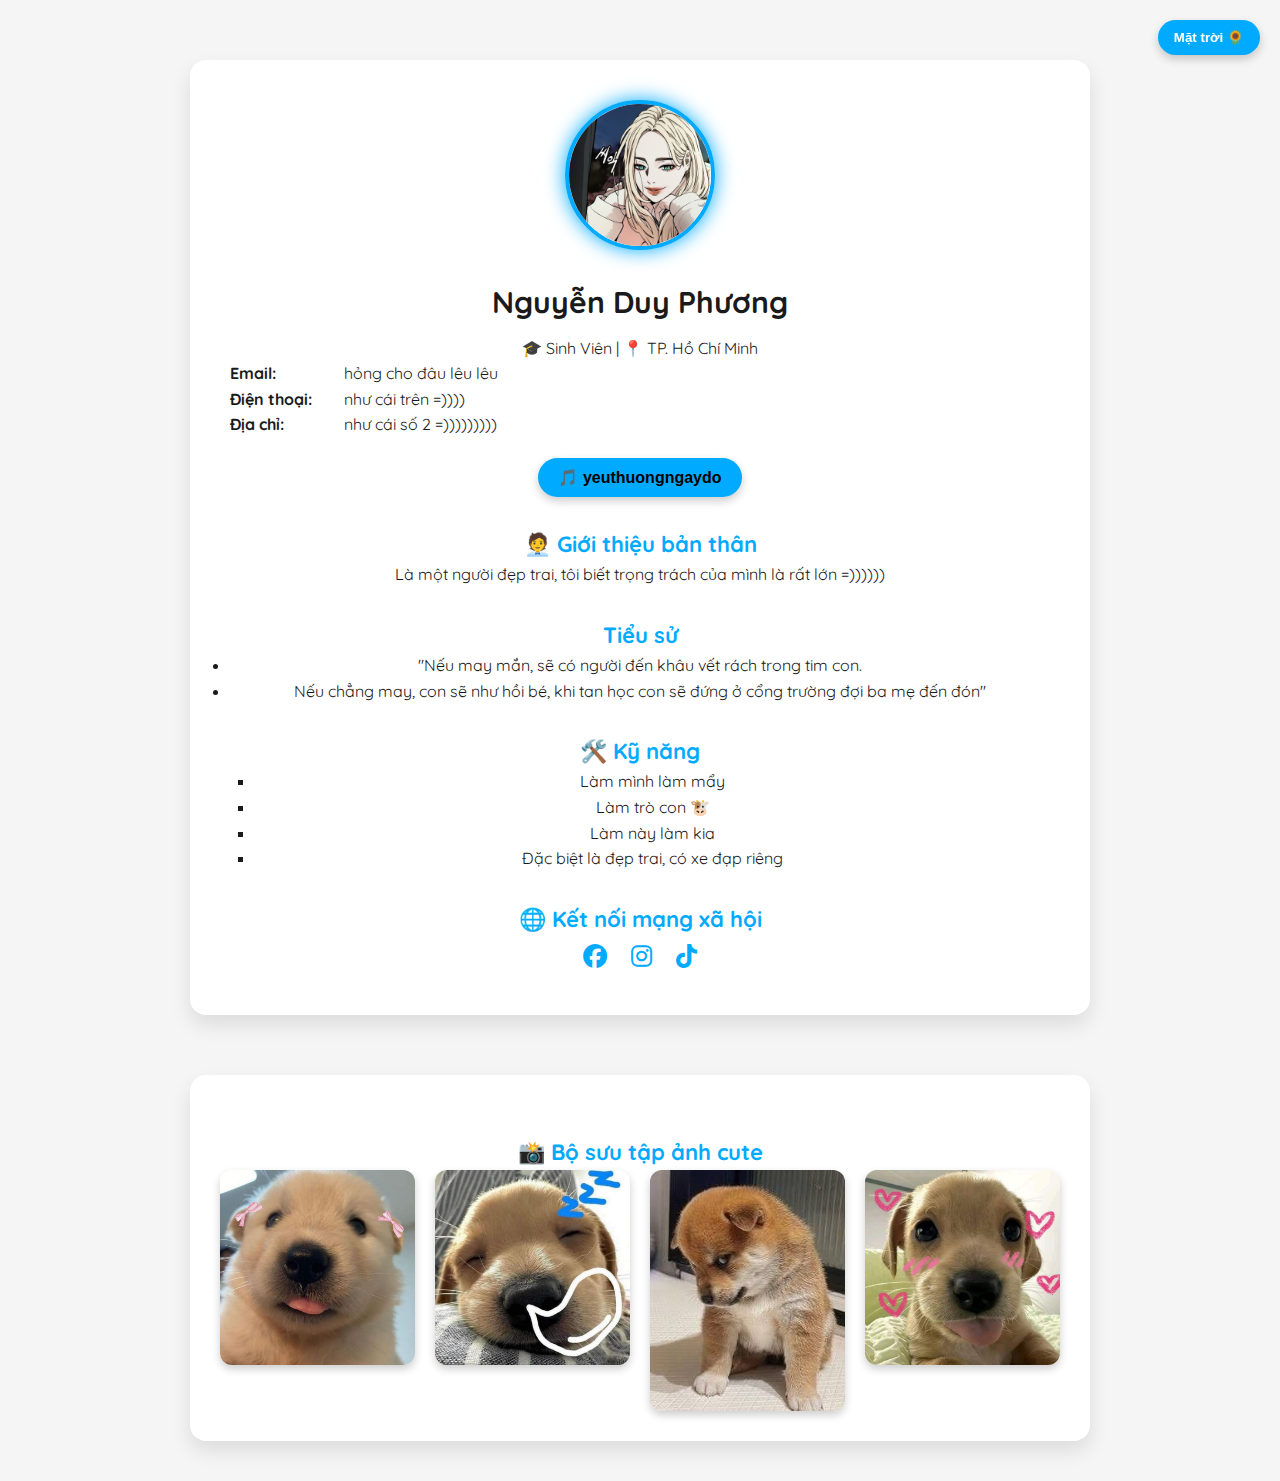
<file: index.html>
<!DOCTYPE html>
<html lang="vi">
<head>
  <meta charset="UTF-8" />
  <meta name="viewport" content="width=device-width, initial-scale=1.0" />
  <title>Hồ sơ cá nhân - Nguyễn Duy Phương</title>

  <!-- Font & Icon -->
  <link href="https://fonts.googleapis.com/css2?family=Quicksand:wght@400;600&display=swap" rel="stylesheet">
  <link rel="stylesheet" href="https://cdnjs.cloudflare.com/ajax/libs/font-awesome/6.5.0/css/all.min.css">

  <style>
    :root {
      --bg-color: #f5f5f5;
      --text-color: #1a1a1a;
      --card-color: #ffffff;
      --accent: #00aaff;
    }

    body.dark {
      --bg-color: #1a1a1a;
      --text-color: #f5f5f5;
      --card-color: #2a2a2a;
      --accent: #00ffff;
    }

    * {
      margin: 0;
      padding: 0;
      box-sizing: border-box;
      transition: all 0.3s ease;
    }

    body {
      font-family: 'Quicksand', sans-serif;
      background-color: var(--bg-color);
      color: var(--text-color);
      line-height: 1.6;
      overflow-x: hidden;
    }

    .container {
      max-width: 900px;
      margin: 60px auto;
      background: var(--card-color);
      padding: 40px;
      border-radius: 16px;
      box-shadow: 0 10px 20px rgba(0,0,0,0.1);
      animation: slideIn 1s ease;
      position: relative;
      z-index: 10;
    }

    @keyframes slideIn {
      from { opacity: 0; transform: translateY(50px); }
      to { opacity: 1; transform: translateY(0); }
    }

    .center {
      text-align: center;
    }

    .avatar {
      width: 150px;
      height: 150px;
      border-radius: 50%;
      object-fit: cover;
      border: 4px solid var(--accent);
      margin-bottom: 20px;
      box-shadow: 0 0 20px var(--accent);
      transition: transform 0.4s;
    }

    .avatar:hover {
      transform: scale(1.05);
    }

    h1 {
      font-size: 30px;
      margin-bottom: 10px;
    }

    h2 {
      font-size: 22px;
      margin-top: 30px;
      color: var(--accent);
    }

    .info p, .skills li {
      font-size: 16px;
    }

    .info p strong {
      display: inline-block;
      width: 110px;
    }

    .skills ul {
      list-style: square;
      padding-left: 25px;
    }

    .social a {
      margin: 10px;
      font-size: 24px;
      color: var(--accent);
      transition: transform 0.3s;
    }

    .social a:hover {
      transform: scale(1.2);
    }

    .toggle-btn {
      position: fixed;
      top: 20px;
      right: 20px;
      background-color: var(--accent);
      color: #fff;
      border: none;
      padding: 10px 16px;
      border-radius: 24px;
      cursor: pointer;
      z-index: 1000;
      font-weight: bold;
      box-shadow: 0 4px 10px rgba(0,0,0,0.2);
    }

    .toggle-btn:hover {
      background-color: #008ecc;
    }

    .gallery-section {
      max-width: 900px;
      margin: 40px auto;
      background: var(--card-color);
      padding: 30px;
      border-radius: 16px;
      box-shadow: 0 10px 20px rgba(0,0,0,0.1);
      position: relative;
      z-index: 10;
    }

    .gallery {
      display: grid;
      grid-template-columns: repeat(auto-fit, minmax(180px, 1fr));
      gap: 20px;
    }

    .gallery img {
      width: 100%;
      border-radius: 12px;
      box-shadow: 0 4px 8px rgba(0,0,0,0.2);
      transition: transform 0.3s;
    }

    .gallery img:hover {
      transform: scale(1.05);
    }

    @media screen and (max-width: 600px) {
      .container {
        padding: 20px;
        margin: 30px 10px;
      }

      .avatar {
        width: 120px;
        height: 120px;
      }

      h1 {
        font-size: 24px;
      }

      .toggle-btn {
        padding: 8px 14px;
      }
    }

    /* Emoji rơi */
    @keyframes fall {
      to {
        transform: translateY(110vh) rotate(360deg);
      }
    }

    .falling-emoji {
      position: fixed;
      top: -5vh;
      font-size: 28px;
      user-select: none;
      animation-name: fall;
      animation-timing-function: linear;
      animation-iteration-count: infinite;
      pointer-events: auto;
      cursor: grab;
      z-index: 9999;
      will-change: transform;
      transition: transform 0.3s ease;
    }

    .falling-emoji:active {
      cursor: grabbing;
    }

    /* Hiệu ứng vỡ ra */
    .shard {
      position: fixed;
      font-size: 14px;
      pointer-events: none;
      user-select: none;
      opacity: 1;
      transition: opacity 1s ease;
      will-change: transform, opacity;
      z-index: 10000;
    }
  </style>
</head>
<body>
  <!-- Nút chuyển nền -->
  <button class="toggle-btn" onclick="toggleTheme()"> Mặt trời 🌻</button>

  <div class="container center">
    <img src="img/d3793bec-ce10-43ae-9d5d-da8785dd9dfb.jpg" alt="Avatar" class="avatar">
    <h1>Nguyễn Duy Phương</h1>
    <p>🎓 Sinh Viên | 📍 TP. Hồ Chí Minh</p>

    <div class="info" style="text-align: left;">
      <p><strong>Email:</strong> hỏng cho đâu lêu lêu</p>
      <p><strong>Điện thoại:</strong> như cái trên =)))) </p>
      <p><strong>Địa chỉ:</strong> như cái số 2 =)))))))))</p>
    </div>
    <!-- 🎵 Nút phát nhạc -->
    <div style="text-align: center; margin-top: 20px;">
  <button onclick="togglePlay()" style="
    background-color: var(--accent);
    color: rgb(7, 0, 0);
    padding: 10px 20px;
    border: none;
    border-radius: 24px;
    font-weight: bold;
    cursor: pointer;
    font-size: 16px;
    box-shadow: 0 4px 10px rgba(0,0,0,0.2);
    display: inline-block;
  ">
    🎵 yeuthuongngaydo
  </button>
</div>

    <h2>🧑‍💼 Giới thiệu bản thân</h2>
    <p>
      Là một người đẹp trai, tôi biết trọng trách của mình là rất lớn =))))))
    </p>
    
    <h2> Tiểu sử </h2>
    <ul>
      <li>"Nếu may mắn, sẽ có người đến khâu vết rách trong tim con.</li>
      <li>Nếu chẳng may, con sẽ như hồi bé, khi tan học con sẽ đứng ở cổng trường đợi ba mẹ đến đón"</li>
    </ul>

    <h2>🛠️ Kỹ năng</h2>
    <div class="skills">
      <ul>
        <li>Làm mình làm mẩy</li>
        <li>Làm trò con 🐮</li>
        <li>Làm này làm kia</li>
        <li>Đặc biệt là đẹp trai, có xe đạp riêng</li>
      </ul>
    </div>

    <h2>🌐 Kết nối mạng xã hội</h2>
    <div class="social">
      <a href="https://www.facebook.com/nduyphuongg"><i class="fab fa-facebook"></i></a>
      <a href="https://www.instagram.com/dphuonggg._/"><i class="fab fa-instagram"></i></a>
      <a href="https://www.tiktok.com/@duyphuongg_25"><i class="fab fa-tiktok"></i></a>
    </div>
  </div>
   </button>
  </div>
<div class="gallery-section">
    <h2 class="center">📸 Bộ sưu tập ảnh cute</h2>
    <div class="gallery">
      <img src="img/5d89698e-c897-4192-aa34-e249cc61397d.jpg" alt="Cute 1">
      <img src="img/11b08ebb-52d2-44fd-84a3-031deeb516d5.jpg" alt="Cute 2">
      <img src="img/41d93c3a-2332-4255-be1b-68b503a26b47.jpg" alt="Cute 3">
      <img src="img/set1.jpg" alt="Cute 4">
    </div>
  </div>
   <!-- 🔊 Audio -->
  <audio id="player" src="audio/yeuthuongngaydo.mp3" type="video/mp3"></audio>

  <script>
    function toggleTheme() {
      const body = document.body;
      body.classList.toggle("dark");
      if (body.classList.contains("dark")) {
        localStorage.setItem("theme", "dark");
      } else {
        localStorage.setItem("theme", "light");
      }
    }

    window.onload = () => {
      const savedTheme = localStorage.getItem("theme");
      if (savedTheme === "dark") {
        document.body.classList.add("dark");
      }
    };

    function togglePlay() {
      const audio = document.getElementById("player");
      if (audio.paused) {
        audio.play();
      } else {
        audio.pause();
      }
    }
    // Toggle Dark/Light Theme
    function toggleTheme() {
      const body = document.body;
      body.classList.toggle("dark");

      if (body.classList.contains("dark")) {
        localStorage.setItem("theme", "dark");
      } else {
        localStorage.setItem("theme", "light");
      }
    }

    window.onload = () => {
      const savedTheme = localStorage.getItem("theme");
      if (savedTheme === "dark") {
        document.body.classList.add("dark");
      }

      const emojis = ["🌻", "☀️"];
      const numberOfEmojis = 25;

      for (let i = 0; i < numberOfEmojis; i++) {
        createFallingEmoji(emojis);
      }
    };

    function createFallingEmoji(emojis) {
      const emoji = document.createElement("div");
      emoji.classList.add("falling-emoji");
      emoji.textContent = emojis[Math.floor(Math.random() * emojis.length)];

      emoji.style.left = Math.random() * window.innerWidth + "px";
      emoji.style.animationDuration = (5 + Math.random() * 5) + "s";
      emoji.style.animationDelay = (Math.random() * 5) + "s";

      emoji.style.pointerEvents = "auto";

      // Kéo thả emoji
      emoji.addEventListener("mousedown", (e) => {
        e.preventDefault();
        emoji.style.animation = "none";

        let shiftX = e.clientX - emoji.getBoundingClientRect().left;
        let shiftY = e.clientY - emoji.getBoundingClientRect().top;

        function moveAt(pageX, pageY) {
          emoji.style.left = pageX - shiftX + "px";
          emoji.style.top = pageY - shiftY + "px";
          emoji.style.position = "fixed";
          emoji.style.zIndex = 10000;
        }

        function onMouseMove(event) {
          moveAt(event.clientX, event.clientY);
        }

        document.addEventListener("mousemove", onMouseMove);

        document.addEventListener("mouseup", () => {
          document.removeEventListener("mousemove", onMouseMove);
          emoji.style.animation = ""; // Bật lại animation khi thả chuột
        }, { once: true });
      });

      emoji.ondragstart = () => false;

      // Hiệu ứng vỡ ra khi click
      emoji.addEventListener("click", () => {
        explodeEmoji(emoji);
      });

      document.body.appendChild(emoji);
    }

    // Hàm tạo hiệu ứng vỡ ra
    function explodeEmoji(emoji) {
      const rect = emoji.getBoundingClientRect();
      const shardsCount = 10;
      const emojisForShards = ["🌻", "☀️"];
      const shards = [];

      for (let i = 0; i < shardsCount; i++) {
        const shard = document.createElement("div");
        shard.classList.add("shard");
        shard.textContent = emojisForShards[Math.floor(Math.random() * emojisForShards.length)];

        // Vị trí ban đầu trùng với emoji gốc
        shard.style.left = rect.left + rect.width / 2 + "px";
        shard.style.top = rect.top + rect.height / 2 + "px";

        // Kích thước nhỏ hơn
        shard.style.fontSize = (8 + Math.random() * 10) + "px";

        document.body.appendChild(shard);
        shards.push(shard);

        // Di chuyển ngẫu nhiên ra xa và mờ dần biến mất
        const angle = Math.random() * 2 * Math.PI;
        const distance = 50 + Math.random() * 100;
        const x = Math.cos(angle) * distance;
        const y = Math.sin(angle) * distance;

        // Delay animation để vỡ ra tự nhiên hơn
        setTimeout(() => {
          shard.style.transition = "transform 1s ease, opacity 1s ease";
          shard.style.transform = `translate(${x}px, ${y}px) rotate(${Math.random() * 720}deg)`;
          shard.style.opacity = 0;
        }, 10);

        // Xóa shard khỏi DOM sau khi animation kết thúc
        shard.addEventListener("transitionend", () => {
          shard.remove();
        });
      }

      // Ẩn emoji gốc luôn
      emoji.remove();
    }
  </script>
</body>
</html>
</file>
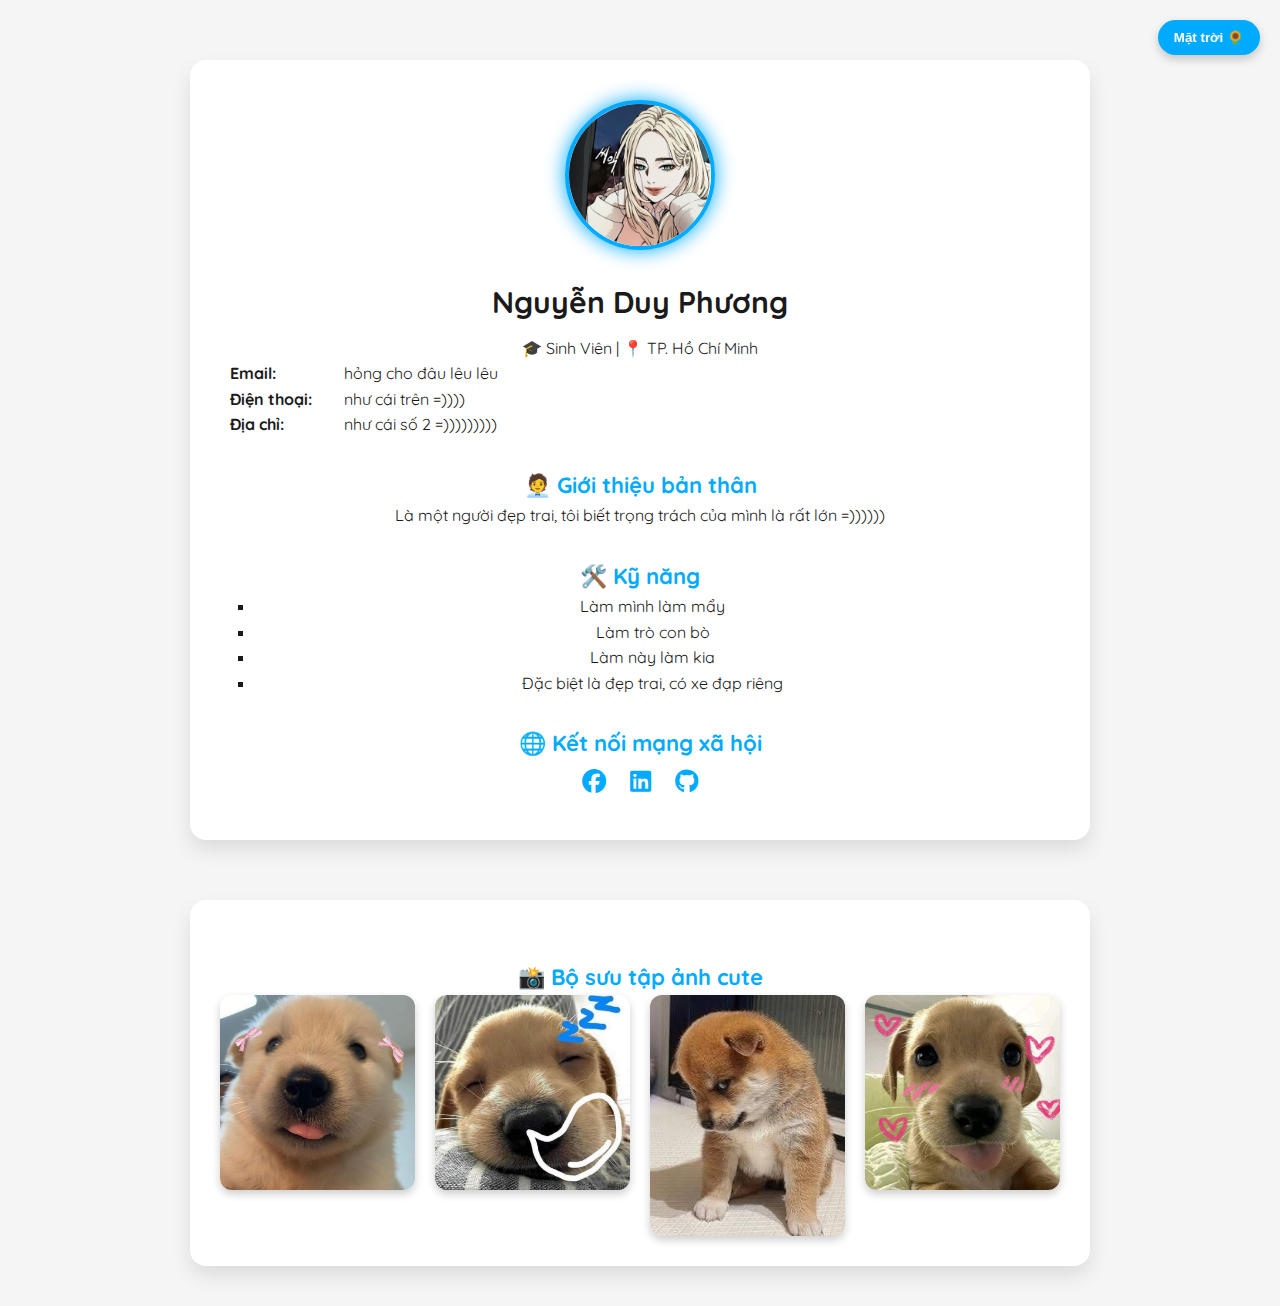
<file: profile.html>
<!DOCTYPE html>
<html lang="vi">
<head>
  <meta charset="UTF-8" />
  <meta name="viewport" content="width=device-width, initial-scale=1.0" />
  <title>Hồ sơ cá nhân - Nguyễn Duy Phương</title>

  <!-- Font & Icon -->
  <link href="https://fonts.googleapis.com/css2?family=Quicksand:wght@400;600&display=swap" rel="stylesheet">
  <link rel="stylesheet" href="https://cdnjs.cloudflare.com/ajax/libs/font-awesome/6.5.0/css/all.min.css">

  <style>
    :root {
      --bg-color: #f5f5f5;
      --text-color: #1a1a1a;
      --card-color: #ffffff;
      --accent: #00aaff;
    }

    body.dark {
      --bg-color: #1a1a1a;
      --text-color: #f5f5f5;
      --card-color: #2a2a2a;
      --accent: #00ffff;
    }

    * {
      margin: 0;
      padding: 0;
      box-sizing: border-box;
      transition: all 0.3s ease;
    }

    body {
      font-family: 'Quicksand', sans-serif;
      background-color: var(--bg-color);
      color: var(--text-color);
      line-height: 1.6;
    }

    .container {
      max-width: 900px;
      margin: 60px auto;
      background: var(--card-color);
      padding: 40px;
      border-radius: 16px;
      box-shadow: 0 10px 20px rgba(0,0,0,0.1);
      animation: slideIn 1s ease;
    }

    @keyframes slideIn {
      from { opacity: 0; transform: translateY(50px); }
      to { opacity: 1; transform: translateY(0); }
    }

    .center {
      text-align: center;
    }

    .avatar {
      width: 150px;
      height: 150px;
      border-radius: 50%;
      object-fit: cover;
      border: 4px solid var(--accent);
      margin-bottom: 20px;
      box-shadow: 0 0 20px var(--accent);
      transition: transform 0.4s;
    }

    .avatar:hover {
      transform: scale(1.05);
    }

    h1 {
      font-size: 30px;
      margin-bottom: 10px;
    }

    h2 {
      font-size: 22px;
      margin-top: 30px;
      color: var(--accent);
    }

    .info p, .skills li {
      font-size: 16px;
    }

    .info p strong {
      display: inline-block;
      width: 110px;
    }

    .skills ul {
      list-style: square;
      padding-left: 25px;
    }

    .social a {
      margin: 10px;
      font-size: 24px;
      color: var(--accent);
      transition: transform 0.3s;
    }

    .social a:hover {
      transform: scale(1.2);
    }

    .toggle-btn {
      position: fixed;
      top: 20px;
      right: 20px;
      background-color: var(--accent);
      color: #fff;
      border: none;
      padding: 10px 16px;
      border-radius: 24px;
      cursor: pointer;
      z-index: 1000;
      font-weight: bold;
      box-shadow: 0 4px 10px rgba(0,0,0,0.2);
    }

    .toggle-btn:hover {
      background-color: #008ecc;
    }

    .gallery-section {
      max-width: 900px;
      margin: 40px auto;
      background: var(--card-color);
      padding: 30px;
      border-radius: 16px;
      box-shadow: 0 10px 20px rgba(0,0,0,0.1);
    }

    .gallery {
      display: grid;
      grid-template-columns: repeat(auto-fit, minmax(180px, 1fr));
      gap: 20px;
    }

    .gallery img {
      width: 100%;
      border-radius: 12px;
      box-shadow: 0 4px 8px rgba(0,0,0,0.2);
      transition: transform 0.3s;
    }

    .gallery img:hover {
      transform: scale(1.05);
    }

    @media screen and (max-width: 600px) {
      .container {
        padding: 20px;
        margin: 30px 10px;
      }

      .avatar {
        width: 120px;
        height: 120px;
      }

      h1 {
        font-size: 24px;
      }

      .toggle-btn {
        padding: 8px 14px;
      }
    }
  </style>
</head>
<body>
  <!-- Nút chuyển nền -->
  <button class="toggle-btn" onclick="toggleTheme()"> Mặt trời 🌻</button>

  <div class="container center">
    <img src="img/d3793bec-ce10-43ae-9d5d-da8785dd9dfb.jpg" alt="Avatar" class="avatar">
    <h1>Nguyễn Duy Phương</h1>
    <p>🎓 Sinh Viên | 📍 TP. Hồ Chí Minh</p>

    <div class="info" style="text-align: left;">
      <p><strong>Email:</strong> hỏng cho đâu lêu lêu</p>
      <p><strong>Điện thoại:</strong> như cái trên =)))) </p>
      <p><strong>Địa chỉ:</strong> như cái số 2 =)))))))))</p>
    </div>

    <h2>🧑‍💼 Giới thiệu bản thân</h2>
    <p>
      Là một người đẹp trai, tôi biết trọng trách của mình là rất lớn =))))))
    </p>

    <h2>🛠️ Kỹ năng</h2>
    <div class="skills">
      <ul>
        <li>Làm mình làm mẩy</li>
        <li>Làm trò con bò</li>
        <li>Làm này làm kia</li>
        <li>Đặc biệt là đẹp trai, có xe đạp riêng</li>
      </ul>
    </div>

    <h2>🌐 Kết nối mạng xã hội</h2>
    <div class="social">
      <a href="#"><i class="fab fa-facebook"></i></a>
      <a href="#"><i class="fab fa-linkedin"></i></a>
      <a href="#"><i class="fab fa-github"></i></a>
    </div>
  </div>

  <div class="gallery-section">
    <h2 class="center">📸 Bộ sưu tập ảnh cute</h2>
    <div class="gallery">
      <img src="img/5d89698e-c897-4192-aa34-e249cc61397d.jpg" alt="Cute 1">
      <img src="img/11b08ebb-52d2-44fd-84a3-031deeb516d5.jpg" alt="Cute 2">
      <img src="img/41d93c3a-2332-4255-be1b-68b503a26b47.jpg" alt="Cute 3">
      <img src="img/𝓜𝓪𝓻𝓲𝓪༄༅ on TikTok.jpg" alt="Cute 4">
    </div>
  </div>

  <script>
    // Toggle Dark/Light Theme
    function toggleTheme() {
      const body = document.body;
      body.classList.toggle("dark");

      // Ghi nhớ trạng thái
      if (body.classList.contains("dark")) {
        localStorage.setItem("theme", "dark");
      } else {
        localStorage.setItem("theme", "light");
      }
    }

    // Áp dụng trạng thái đã lưu
    window.onload = () => {
      const savedTheme = localStorage.getItem("theme");
      if (savedTheme === "dark") {
        document.body.classList.add("dark");
      }
    };
  </script>
</body>
</html>
</file>
